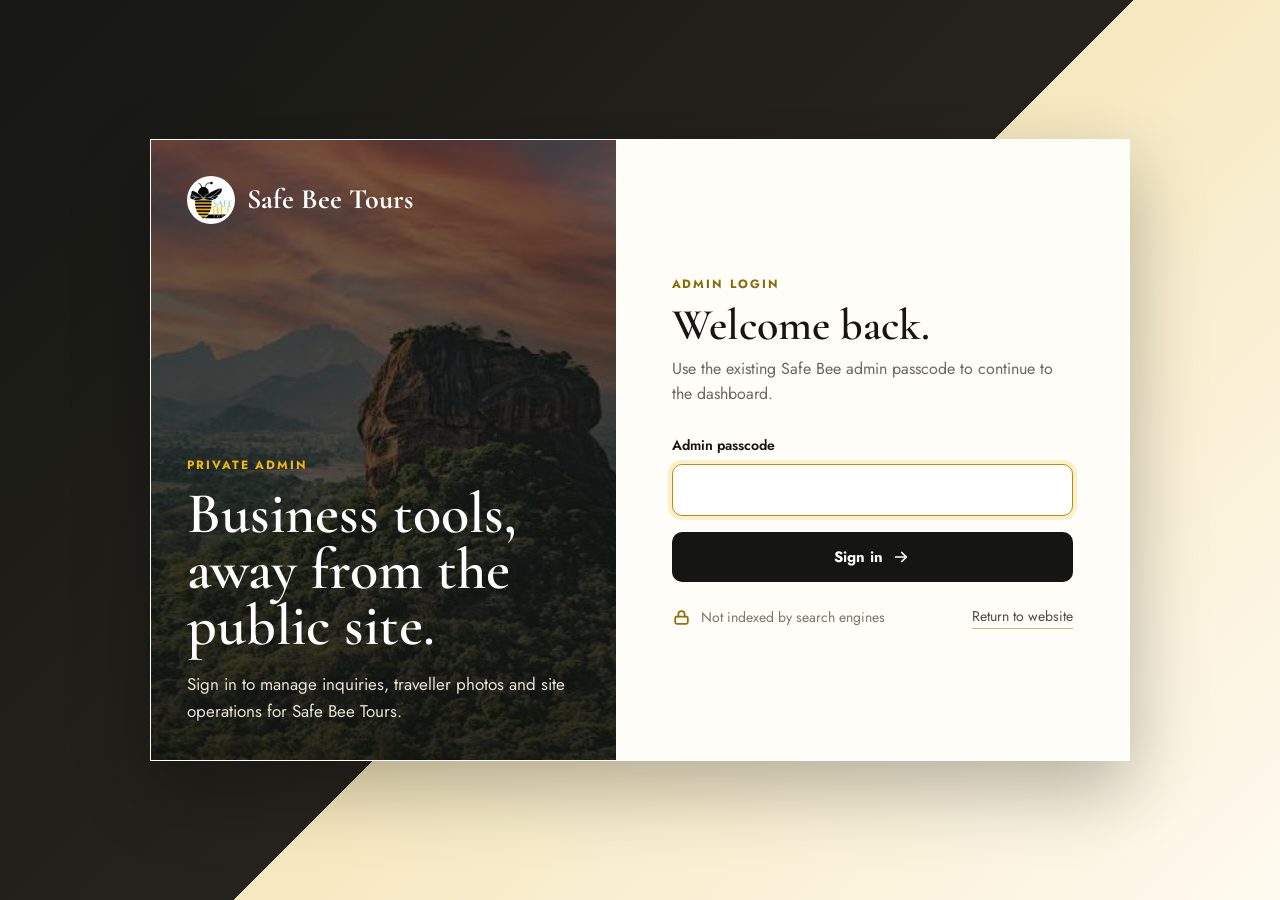
<file: admin/dashboard/index.html>
<!DOCTYPE html>
<html lang="en">
<head>
<meta charset="utf-8">
<meta name="viewport" content="width=device-width, initial-scale=1">
<meta name="robots" content="noindex,nofollow">
<title>Admin Dashboard | Safe Bee Tours</title>
<script>
(function(){
  var loginUrl=location.protocol==="file:"?"../login/index.html":"/admin/login/";
  if(sessionStorage.getItem("safeBeeAdminAuthenticated")!=="true")location.replace(loginUrl);
})();
</script>
<link rel="icon" href="../../LOGO.png">
<link rel="preconnect" href="https://fonts.googleapis.com">
<link rel="preconnect" href="https://fonts.gstatic.com" crossorigin>
<link href="https://fonts.googleapis.com/css2?family=Cormorant+Garamond:wght@600;700&family=Jost:wght@400;500;600;700&display=swap" rel="stylesheet">
<style>
:root{--ink:#171713;--soft:#5e5b52;--muted:#7b776d;--line:#e5ded0;--line-strong:#d8cdbb;--paper:#fffdf8;--ivory:#f7f3e8;--field:#fffaf1;--gold:#f0b90b;--gold-soft:#fff3c4;--green:#1f9d56;--green-soft:#e8f7ee;--red:#b42318;--red-soft:#fff0ee;--blue:#2563eb;--blue-soft:#eff5ff;--shadow:0 18px 46px rgba(44,39,27,.08);--serif:"Cormorant Garamond",Georgia,serif;--sans:"Jost",system-ui,sans-serif}
*{box-sizing:border-box;margin:0}
html{min-height:100%;background:var(--ivory)}
body{min-height:100vh;overflow-x:hidden;font-family:var(--sans);color:var(--ink);background:var(--ivory);line-height:1.5;font-size:16px}
body.drawer-open,body.modal-open{overflow:hidden}
a{color:inherit}
button,input,select,textarea{font:inherit}
button{cursor:pointer}
:focus-visible{outline:3px solid rgba(240,185,11,.55);outline-offset:3px}
.app{display:grid;grid-template-columns:280px minmax(0,1fr);min-height:100vh}
.sidebar{position:sticky;top:0;height:100vh;display:grid;grid-template-rows:auto 1fr auto;gap:22px;padding:22px 16px;background:#171713;color:#f8f0df;border-right:1px solid rgba(255,255,255,.08);z-index:40}
.brand{display:flex;align-items:center;gap:11px;padding:5px 8px;text-decoration:none;font-family:var(--serif);font-size:25px;font-weight:700}
.brand img{width:42px;height:42px;border-radius:50%;object-fit:cover;object-position:center 46%;background:#fff;padding:3px}
.nav{display:grid;align-content:start;gap:6px}
.nav button{display:flex;align-items:center;gap:10px;width:100%;border:0;border-radius:10px;background:transparent;color:#d9d2c4;padding:11px 12px;text-align:left;font-weight:600;transition:background .15s,color .15s,transform .15s}
.nav button:hover,.nav button.active{background:rgba(240,185,11,.12);color:#fff}
.nav button.active{box-shadow:inset 3px 0 0 var(--gold)}
.nav svg{width:18px;height:18px;color:var(--gold)}
.sidebar-foot{display:grid;gap:12px;padding:12px 8px;color:#bfb6a4;font-size:13px}
.sidebar-foot a{color:#fff;text-decoration:none}
.sidebar-foot button{border:1px solid rgba(255,255,255,.16);border-radius:10px;background:rgba(255,255,255,.06);color:#fff;padding:10px 12px;font-weight:700}
.workspace{min-width:0;padding:24px 28px 44px}
.topbar{position:sticky;top:0;z-index:20;display:flex;align-items:center;justify-content:space-between;gap:16px;margin:-24px -28px 24px;padding:16px 28px;background:rgba(247,243,232,.88);backdrop-filter:blur(12px);border-bottom:1px solid rgba(216,205,187,.75)}
.mobile-menu{display:none;align-items:center;justify-content:center;width:42px;height:42px;border:1px solid var(--line);border-radius:10px;background:var(--paper)}
.top-title strong{display:block;font-family:var(--serif);font-size:26px;line-height:1}
.top-title span{color:var(--muted);font-size:13px}
.top-actions{display:flex;align-items:center;gap:10px;flex-wrap:wrap}
.pill{display:inline-flex;align-items:center;gap:7px;border:1px solid var(--line);border-radius:999px;background:var(--paper);padding:8px 12px;color:#534f46;font-size:13px;font-weight:600}
.pill::before{content:"";width:8px;height:8px;border-radius:50%;background:var(--green)}
.view-site{display:inline-flex;align-items:center;gap:8px;text-decoration:none;border:1px solid var(--line);border-radius:10px;background:var(--paper);padding:10px 13px;font-weight:700}
.panel{display:none;animation:fadeIn .18s ease}
.panel.active{display:block}
@keyframes fadeIn{from{opacity:.55;transform:translateY(4px)}to{opacity:1;transform:none}}
.page-head{display:flex;align-items:flex-start;justify-content:space-between;gap:18px;margin-bottom:22px}
.page-kicker{display:block;margin-bottom:5px;color:#8a6a05;font-size:12px;font-weight:800;letter-spacing:.14em;text-transform:uppercase}
h1{font-family:var(--serif);font-size:46px;line-height:1;font-weight:600}
.page-head p{max-width:620px;margin-top:8px;color:var(--soft)}
.btn{display:inline-flex;align-items:center;justify-content:center;gap:8px;border:0;border-radius:10px;background:var(--ink);color:#fff;padding:11px 15px;font-weight:800;text-decoration:none;transition:transform .15s,box-shadow .15s,background .15s}
.btn:hover{transform:translateY(-1px);box-shadow:0 12px 24px rgba(23,23,19,.14);background:#282820}
.btn.secondary{border:1px solid var(--line);background:var(--paper);color:var(--ink)}
.btn.secondary:hover{box-shadow:none;background:#fff}
.btn.success{background:var(--green)}
.btn.danger{background:var(--red)}
.btn:disabled{opacity:.55;cursor:not-allowed;transform:none;box-shadow:none}
.icon-btn{display:inline-grid;place-items:center;width:38px;height:38px;border:1px solid var(--line);border-radius:10px;background:var(--paper);color:var(--ink)}
.surface{background:var(--paper);border:1px solid var(--line);border-radius:12px;box-shadow:var(--shadow)}
.surface-pad{padding:18px}
.stat-grid{display:grid;grid-template-columns:repeat(4,minmax(0,1fr));gap:14px;margin-bottom:20px}
.stat{padding:18px;background:var(--paper);border:1px solid var(--line);border-radius:12px;box-shadow:var(--shadow)}
.stat span{color:var(--muted);font-size:13px;font-weight:700}
.stat strong{display:block;margin-top:8px;font-size:34px;line-height:1}
.split-grid{display:grid;grid-template-columns:1.2fr .8fr;gap:18px}
.section-title{display:flex;align-items:center;justify-content:space-between;gap:12px;margin-bottom:14px}
.section-title h2{font-size:18px}
.toolbar{display:grid;grid-template-columns:minmax(220px,1.3fr) repeat(3,minmax(150px,.55fr)) auto;gap:10px;margin-bottom:16px}
.gallery-toolbar{grid-template-columns:minmax(220px,1fr) minmax(145px,.45fr) minmax(145px,.45fr) auto}
.search-field{position:relative}
.search-field svg{position:absolute;left:12px;top:50%;width:18px;height:18px;transform:translateY(-50%);color:#918a7d}
.search-field input{padding-left:38px}
input,select,textarea{width:100%;border:1.5px solid var(--line-strong);border-radius:10px;background:#fff;padding:11px 12px;color:var(--ink);transition:border-color .15s,box-shadow .15s}
textarea{min-height:94px;resize:vertical}
input:focus,select:focus,textarea:focus{outline:0;border-color:#b98c07;box-shadow:0 0 0 4px rgba(240,185,11,.18)}
.lead-list{display:grid;gap:10px}
.lead-row{display:grid;grid-template-columns:minmax(0,1fr) auto;gap:16px;align-items:center;padding:15px;border:1px solid var(--line);border-radius:12px;background:#fff;transition:border-color .15s,box-shadow .15s,transform .15s}
.lead-row:hover{border-color:#d0bd8a;box-shadow:0 12px 26px rgba(44,39,27,.08);transform:translateY(-1px)}
.lead-name{display:flex;align-items:center;gap:10px;flex-wrap:wrap}
.lead-name strong{font-size:18px}
.lead-meta{margin-top:4px;color:var(--soft);font-size:14px}
.tag-list{display:flex;gap:7px;flex-wrap:wrap;margin-top:9px}
.tag{display:inline-flex;align-items:center;border:1px solid #e6dcc8;border-radius:999px;background:#fffaf0;padding:4px 9px;color:#5a513d;font-size:12px;font-weight:700}
.row-actions{display:flex;align-items:center;gap:10px}
.status-badge{display:inline-flex;align-items:center;border-radius:999px;padding:5px 10px;font-size:12px;font-weight:800}
.status-new{background:var(--blue-soft);color:#1d4ed8}.status-contacted{background:var(--gold-soft);color:#785f08}.status-planning{background:#eef2ff;color:#4338ca}.status-confirmed{background:var(--green-soft);color:#176c3a}.status-archived{background:#f0efeb;color:#6c675e}.status-pending{background:var(--gold-soft);color:#725504}.status-approved{background:var(--green-soft);color:#176c3a}
.link-btn{border:0;background:transparent;color:#6e5200;font-weight:800;padding:7px 0}
.empty{display:grid;place-items:center;min-height:220px;padding:28px;text-align:center;color:var(--muted);border:1.5px dashed #d8cdbb;border-radius:12px;background:#fffaf0}
.empty strong{display:block;color:var(--ink);font-size:18px;margin-bottom:5px}
.gallery-grid{display:grid;grid-template-columns:repeat(4,minmax(0,1fr));gap:14px}
.media-card{position:relative;background:#fff;border:1px solid var(--line);border-radius:12px;overflow:hidden;box-shadow:0 12px 28px rgba(44,39,27,.07);transition:transform .15s,box-shadow .15s,border-color .15s}
.media-card:hover{transform:translateY(-2px);box-shadow:0 16px 36px rgba(44,39,27,.12);border-color:#d2bd87}
.media-thumb{position:relative;aspect-ratio:4/5;background:#eee7d8;overflow:hidden}
.media-thumb img{width:100%;height:100%;object-fit:cover;display:block}
.media-status{position:absolute;left:10px;top:10px}
.media-check{position:absolute;right:10px;top:10px;display:none}
.selecting .media-check{display:block}
.media-check input{width:22px;height:22px;accent-color:var(--ink)}
.media-body{display:grid;gap:9px;padding:13px}
.media-title{min-width:0}
.media-title strong{display:block;overflow:hidden;text-overflow:ellipsis;white-space:nowrap}
.media-title span{display:block;color:var(--muted);font-size:12px;font-weight:700}
.media-actions{display:grid;grid-template-columns:1fr 1fr;gap:8px}
.media-actions .full{grid-column:1/-1}
.media-actions button,.media-actions select{min-height:36px;padding:8px 9px;border-radius:9px;font-size:13px}
.media-actions button{border:1px solid var(--line);background:var(--paper);font-weight:800}
.media-actions button.danger{color:var(--red);background:var(--red-soft);border-color:#f0c8c3}
.bulkbar{display:none;align-items:center;justify-content:space-between;gap:12px;margin:-4px 0 14px;padding:12px;border:1px solid var(--line);border-radius:12px;background:#fff9e7}
.bulkbar.show{display:flex}
.drawer,.modal{position:fixed;inset:0;z-index:80;display:none;background:rgba(23,23,19,.42)}
.drawer.open,.modal.open{display:block}
.drawer-panel{position:absolute;right:0;top:0;height:100%;width:min(560px,100%);overflow:auto;background:var(--paper);box-shadow:-24px 0 64px rgba(0,0,0,.2);animation:slideIn .18s ease}
@keyframes slideIn{from{transform:translateX(30px);opacity:.5}to{transform:none;opacity:1}}
.drawer-head{position:sticky;top:0;z-index:2;display:flex;align-items:flex-start;justify-content:space-between;gap:14px;padding:22px;border-bottom:1px solid var(--line);background:rgba(255,253,248,.96);backdrop-filter:blur(10px)}
.drawer-head h2{font-family:var(--serif);font-size:36px;line-height:1}
.drawer-content{display:grid;gap:18px;padding:22px}
.detail-block{border:1px solid var(--line);border-radius:12px;background:#fff;padding:15px}
.detail-block h3{margin-bottom:10px;color:#74603b;font-size:12px;font-weight:900;letter-spacing:.12em;text-transform:uppercase}
.detail-grid{display:grid;grid-template-columns:1fr 1fr;gap:12px}
.detail-grid div span{display:block;color:var(--muted);font-size:12px;font-weight:700}
.detail-grid div strong{display:block;margin-top:3px}
.drawer-actions{display:grid;grid-template-columns:1fr 1fr;gap:10px}
.drawer-actions .full{grid-column:1/-1}
.modal-dialog{position:absolute;left:50%;top:50%;width:min(720px,calc(100% - 28px));max-height:calc(100vh - 28px);overflow:auto;transform:translate(-50%,-50%);background:var(--paper);border-radius:14px;box-shadow:0 30px 80px rgba(0,0,0,.28);animation:modalIn .17s ease}
@keyframes modalIn{from{opacity:.5;transform:translate(-50%,-48%)}to{opacity:1;transform:translate(-50%,-50%)}}
.modal-head{display:flex;align-items:flex-start;justify-content:space-between;gap:12px;padding:20px 22px;border-bottom:1px solid var(--line)}
.modal-head h2{font-family:var(--serif);font-size:34px;line-height:1}
.modal-body{display:grid;gap:16px;padding:20px 22px 22px}
.form-grid{display:grid;grid-template-columns:1fr 1fr;gap:14px}
.field{display:grid;gap:6px}
.field.full{grid-column:1/-1}
label{font-size:13px;font-weight:800}
.drop-zone{display:grid;place-items:center;min-height:170px;padding:24px;border:1.5px dashed #cdbd92;border-radius:12px;background:#fffaf0;text-align:center;transition:border-color .15s,background .15s}
.drop-zone.dragover{border-color:var(--green);background:#effaf3}
.drop-zone strong{display:block;font-size:18px}
.drop-zone span{display:block;margin-top:6px;color:var(--muted)}
.preview-list{display:grid;gap:10px}
.preview-item{display:grid;grid-template-columns:62px 1fr auto;gap:12px;align-items:center;border:1px solid var(--line);border-radius:10px;background:#fff;padding:8px}
.preview-item img{width:62px;height:74px;object-fit:cover;border-radius:8px;background:#eee}
.preview-item strong{display:block;overflow:hidden;text-overflow:ellipsis;white-space:nowrap}
.progress{height:7px;margin-top:7px;border-radius:999px;background:#eee7d8;overflow:hidden}
.progress span{display:block;height:100%;width:0;background:var(--green);transition:width .2s}
.status-line{display:none;border-radius:10px;padding:11px 12px;font-size:14px}
.status-line.error{display:block;border:1px solid #f0c8c3;background:var(--red-soft);color:var(--red)}
.status-line.ok{display:block;border:1px solid #bee4cd;background:var(--green-soft);color:#176c3a}
.confirm-dialog{width:min(430px,calc(100% - 28px))}
.placeholder-grid{display:grid;grid-template-columns:repeat(3,minmax(0,1fr));gap:14px}
.readonly-card{overflow:hidden;background:var(--paper);border:1px solid var(--line);border-radius:12px;box-shadow:var(--shadow)}
.readonly-card img{width:100%;aspect-ratio:16/11;object-fit:cover;display:block}
.readonly-card div{padding:14px}
.readonly-card strong{display:block;font-size:17px}
.readonly-card span{display:block;color:var(--muted);font-size:13px;margin-top:3px}
.toast{position:fixed;right:20px;bottom:20px;z-index:100;display:none;max-width:360px;border:1px solid #bee4cd;border-radius:12px;background:#effaf3;color:#176c3a;padding:13px 15px;box-shadow:0 16px 38px rgba(0,0,0,.14);font-weight:700}
.toast.show{display:block}
.sidebar-overlay{display:none}
@media (prefers-reduced-motion:reduce){*,*::before,*::after{scroll-behavior:auto!important;transition:none!important;animation:none!important}}
@media (max-width:1180px){.stat-grid{grid-template-columns:repeat(2,minmax(0,1fr))}.gallery-grid{grid-template-columns:repeat(3,minmax(0,1fr))}.toolbar,.gallery-toolbar{grid-template-columns:1fr 1fr}.toolbar .search-field,.gallery-toolbar .search-field{grid-column:1/-1}.split-grid{grid-template-columns:1fr}.placeholder-grid{grid-template-columns:repeat(2,minmax(0,1fr))}}
@media (max-width:820px){.app{grid-template-columns:1fr}.sidebar{position:fixed;left:0;top:0;bottom:0;width:min(310px,88vw);height:auto;transform:translateX(-104%);transition:transform .18s ease}.sidebar.open{transform:none}.sidebar-overlay{position:fixed;inset:0;z-index:35;display:none;background:rgba(23,23,19,.42)}.sidebar-overlay.show{display:block}.workspace{padding:18px 16px 36px}.topbar{margin:-18px -16px 20px;padding:13px 16px}.mobile-menu{display:inline-flex}.top-title strong{font-size:23px}h1{font-size:38px}.page-head{display:grid}.stat-grid,.toolbar,.gallery-toolbar,.form-grid,.detail-grid,.drawer-actions,.placeholder-grid{grid-template-columns:1fr}.gallery-grid{grid-template-columns:repeat(2,minmax(0,1fr))}.lead-row{grid-template-columns:1fr}.row-actions{justify-content:space-between}.bulkbar{display:none}.bulkbar.show{display:grid}.drawer-panel{width:100%}}
@media (max-width:520px){.top-actions .pill,.view-site{display:none}.gallery-grid{grid-template-columns:1fr}.media-actions{grid-template-columns:1fr}.modal-dialog{width:calc(100% - 18px)}.preview-item{grid-template-columns:54px 1fr}.preview-item img{width:54px;height:64px}.preview-item .icon-btn{grid-column:1/-1;width:100%}}
</style>
<link rel="stylesheet" href="destinations.css">
</head>
<body>
<div class="app">
  <aside class="sidebar" id="sidebar" aria-label="Admin navigation">
    <a class="brand" href="../../index.html"><img src="../../LOGO.png" alt="">Safe Bee Tours</a>
    <nav class="nav">
      <button class="active" type="button" data-panel="dashboard"><svg viewBox="0 0 24 24" fill="none" stroke="currentColor" stroke-width="2.2"><path d="M4 13h7V4H4zM13 20h7V4h-7zM4 20h7v-5H4z"/></svg>Dashboard</button>
      <button type="button" data-panel="inquiries"><svg viewBox="0 0 24 24" fill="none" stroke="currentColor" stroke-width="2.2"><path d="M21 15a4 4 0 0 1-4 4H7l-4 3V7a4 4 0 0 1 4-4h10a4 4 0 0 1 4 4z"/></svg>Inquiries</button>
      <button type="button" data-panel="gallery"><svg viewBox="0 0 24 24" fill="none" stroke="currentColor" stroke-width="2.2"><rect x="3" y="5" width="18" height="14" rx="2"/><path d="m3 16 5-5 4 4 3-3 6 6"/></svg>Gallery</button>
      <button type="button" data-panel="destinations"><svg viewBox="0 0 24 24" fill="none" stroke="currentColor" stroke-width="2.2"><path d="M12 21s7-5.3 7-12a7 7 0 1 0-14 0c0 6.7 7 12 7 12z"/><circle cx="12" cy="9" r="2"/></svg>Destinations</button>
      <button type="button" data-panel="tours"><svg viewBox="0 0 24 24" fill="none" stroke="currentColor" stroke-width="2.2"><path d="M4 6h16M4 12h16M4 18h10"/><path d="m17 18 2 2 4-4"/></svg>Tours</button>
      <button type="button" data-panel="testimonials"><svg viewBox="0 0 24 24" fill="none" stroke="currentColor" stroke-width="2.2"><path d="m12 3 2.9 5.9 6.5.9-4.7 4.6 1.1 6.4-5.8-3-5.8 3 1.1-6.4-4.7-4.6 6.5-.9z"/></svg>Testimonials</button>
      <button type="button" data-panel="messages"><svg viewBox="0 0 24 24" fill="none" stroke="currentColor" stroke-width="2.2"><path d="M4 4h16v12H7l-3 3z"/><path d="M8 9h8M8 13h5"/></svg>Messages</button>
      <button type="button" data-panel="settings"><svg viewBox="0 0 24 24" fill="none" stroke="currentColor" stroke-width="2.2"><circle cx="12" cy="12" r="3"/><path d="M19.4 15a1.7 1.7 0 0 0 .3 1.9l.1.1-2.1 2.1-.1-.1a1.7 1.7 0 0 0-1.9-.3 1.7 1.7 0 0 0-1 1.5V20h-3v-.1a1.7 1.7 0 0 0-1-1.5 1.7 1.7 0 0 0-1.9.3l-.1.1-2.1-2.1.1-.1A1.7 1.7 0 0 0 5 14.7a1.7 1.7 0 0 0-1.5-1H3v-3h.5A1.7 1.7 0 0 0 5 9.7a1.7 1.7 0 0 0-.3-1.9l-.1-.1 2.1-2.1.1.1A1.7 1.7 0 0 0 8.7 6a1.7 1.7 0 0 0 1-1.5V4h3v.5a1.7 1.7 0 0 0 1 1.5 1.7 1.7 0 0 0 1.9-.3l.1-.1 2.1 2.1-.1.1a1.7 1.7 0 0 0-.3 1.9 1.7 1.7 0 0 0 1.5 1h.1v3h-.1a1.7 1.7 0 0 0-1.5 1z"/></svg>Settings</button>
    </nav>
    <div class="sidebar-foot">
      <span>Private workspace</span>
      <a href="../../index.html">Open public website</a>
      <button type="button" id="logoutButton">Sign out</button>
    </div>
  </aside>
  <div class="sidebar-overlay" id="sidebarOverlay"></div>
  <main class="workspace">
    <header class="topbar">
      <button class="mobile-menu" id="mobileMenu" type="button" aria-label="Open admin navigation"><svg width="21" height="21" viewBox="0 0 24 24" fill="none" stroke="currentColor" stroke-width="2.4" stroke-linecap="round"><path d="M4 7h16M4 12h16M4 17h16"/></svg></button>
      <div class="top-title"><strong id="topTitle">Dashboard</strong><span id="topSubtitle">Business overview</span></div>
      <div class="top-actions"><span class="pill">Signed in</span><a class="view-site" href="../../index.html">View site</a></div>
    </header>

    <section class="panel active" data-panel-content="dashboard">
      <div class="page-head">
        <div><span class="page-kicker">Dashboard</span><h1>Business overview</h1><p>Track new leads, traveller photos and site content from one private workspace.</p></div>
        <button class="btn" type="button" data-panel-jump="inquiries">Review inquiries</button>
      </div>
      <div class="stat-grid" id="statsGrid"></div>
      <div class="split-grid">
        <section class="surface surface-pad">
          <div class="section-title"><h2>Recent inquiries</h2><button class="link-btn" type="button" data-panel-jump="inquiries">View all</button></div>
          <div class="lead-list" id="recentInquiries"></div>
        </section>
        <section class="surface surface-pad">
          <div class="section-title"><h2>Gallery queue</h2><button class="link-btn" type="button" data-panel-jump="gallery">Manage photos</button></div>
          <div id="galleryQueue"></div>
        </section>
      </div>
    </section>

    <section class="panel" data-panel-content="inquiries">
      <div class="page-head">
        <div><span class="page-kicker">Inquiries</span><h1>Travel leads <span id="newInquiryCount" class="status-badge status-new">0 New</span></h1><p>Search, qualify and reply to customer trip requests without the old letter-style layout.</p></div>
      </div>
      <div class="toolbar">
        <label class="search-field"><svg viewBox="0 0 24 24" fill="none" stroke="currentColor" stroke-width="2.2"><circle cx="11" cy="11" r="7"/><path d="m20 20-3.4-3.4"/></svg><input id="inquirySearch" type="search" placeholder="Search name, country, phone or interest"></label>
        <select id="inquiryStatusFilter" aria-label="Filter inquiries by status"></select>
        <select id="inquiryDateFilter" aria-label="Filter inquiries by date"><option value="all">Any date</option><option value="today">Today</option><option value="7">Last 7 days</option><option value="30">Last 30 days</option></select>
        <select id="inquirySort" aria-label="Sort inquiries"><option value="newest">Newest first</option><option value="oldest">Oldest first</option><option value="arrival">Arrival date</option><option value="status">Status</option></select>
        <button class="btn secondary" id="clearInquiryFilters" type="button">Clear</button>
      </div>
      <div class="lead-list" id="inquiryList"></div>
    </section>

    <section class="panel" data-panel-content="gallery">
      <div class="page-head">
        <div><span class="page-kicker">Gallery</span><h1>Gallery</h1><p>Manage your travel photos and website gallery.</p></div>
        <button class="btn" id="openPhotoModal" type="button">Add photos</button>
      </div>
      <div class="toolbar gallery-toolbar">
        <label class="search-field"><svg viewBox="0 0 24 24" fill="none" stroke="currentColor" stroke-width="2.2"><circle cx="11" cy="11" r="7"/><path d="m20 20-3.4-3.4"/></svg><input id="gallerySearch" type="search" placeholder="Search photos"></label>
        <select id="galleryCategoryFilter" aria-label="Filter gallery by category"></select>
        <select id="gallerySort" aria-label="Sort gallery"><option value="newest">Newest first</option><option value="oldest">Oldest first</option><option value="title">Title</option><option value="status">Status</option></select>
        <button class="btn secondary" id="selectModeButton" type="button">Select mode</button>
      </div>
      <div class="bulkbar" id="bulkBar"><strong id="selectedCount">0 selected</strong><div><button class="btn secondary" id="bulkApprove" type="button">Approve</button> <button class="btn danger" id="bulkDelete" type="button">Delete</button></div></div>
      <div class="gallery-grid" id="galleryGrid"></div>
    </section>

    <section class="panel" data-panel-content="destinations">
      <div class="destination-admin">
        <div class="page-head">
          <div><span class="page-kicker">Destinations</span><h1>Destinations</h1><p>Create, publish and organize destination pages, galleries, maps and tour plans from one private workspace.</p></div>
          <div class="destination-actions"><button class="btn" id="addDestinationButton" type="button">+ Add Destination</button></div>
        </div>
        <div class="destination-toolbar">
          <label class="search-field"><svg viewBox="0 0 24 24" fill="none" stroke="currentColor" stroke-width="2.2"><circle cx="11" cy="11" r="7"/><path d="m20 20-3.4-3.4"/></svg><input id="destinationSearch" type="search" placeholder="Search destinations"></label>
          <select id="destinationStatusFilter" aria-label="Filter destinations by status"><option value="all">All</option><option value="published">Published</option><option value="draft">Draft</option><option value="unpublished">Unpublished</option></select>
          <select id="destinationSort" aria-label="Sort destinations"><option value="custom">Custom order</option><option value="newest">Newest</option><option value="oldest">Oldest</option><option value="az">Name A-Z</option><option value="za">Name Z-A</option></select>
          <button class="btn secondary" id="resetDestinationFilters" type="button">Clear</button>
        </div>
        <div class="skeleton-grid" id="destinationSkeleton"><div class="skeleton-card"></div><div class="skeleton-card"></div><div class="skeleton-card"></div></div>
        <div class="destination-grid" id="destinationCards"></div>
      </div>
    </section>

    <section class="panel" data-panel-content="tours">
      <div class="page-head"><div><span class="page-kicker">Tours</span><h1>Tours</h1><p>Search every tour plan across destinations. Edit the parent destination to manage plan details, itinerary, images and publishing.</p></div></div>
      <div class="destination-toolbar">
        <label class="search-field"><svg viewBox="0 0 24 24" fill="none" stroke="currentColor" stroke-width="2.2"><circle cx="11" cy="11" r="7"/><path d="m20 20-3.4-3.4"/></svg><input id="planSearch" type="search" placeholder="Search plans, destinations or duration"></label>
        <select id="planStatusFilter" aria-label="Filter plans by status"><option value="all">All plans</option><option value="published">Published</option><option value="draft">Draft</option><option value="unpublished">Unpublished</option></select>
        <select id="planSort" aria-label="Sort plans"><option value="destination">Destination order</option><option value="az">Name A-Z</option><option value="za">Name Z-A</option></select>
        <button class="btn secondary" id="resetPlanFilters" type="button">Clear</button>
      </div>
      <div class="placeholder-grid" id="tourCards"></div>
    </section>

    <section class="panel" data-panel-content="testimonials">
      <div class="page-head"><div><span class="page-kicker">Testimonials</span><h1>Testimonials</h1><p>No testimonial records are connected in this static project yet.</p></div></div>
      <div class="empty"><div><strong>No testimonials yet.</strong><span>Add a testimonial data source later without changing the public inquiry or gallery logic.</span></div></div>
    </section>

    <section class="panel" data-panel-content="messages">
      <div class="page-head"><div><span class="page-kicker">Messages</span><h1>Messages</h1><p>WhatsApp remains the primary customer conversation channel.</p></div><a class="btn success" href="https://wa.me/94761294204" target="_blank" rel="noopener">Open WhatsApp</a></div>
      <div class="surface surface-pad"><div class="detail-grid"><div><span>Business WhatsApp</span><strong>+94 76 129 4204</strong></div><div><span>Inquiry action</span><strong>Reply on WhatsApp from lead detail</strong></div></div></div>
    </section>

    <section class="panel" data-panel-content="settings">
      <div class="page-head"><div><span class="page-kicker">Settings</span><h1>Settings</h1><p>Session and local static-site data controls.</p></div></div>
      <div class="split-grid">
        <section class="surface surface-pad"><div class="section-title"><h2>Session</h2></div><p>Signed in for this browser session.</p><p style="margin-top:8px;color:var(--muted)">Started: <span id="sessionStarted">Unknown</span></p><button class="btn danger" type="button" id="settingsLogout" style="margin-top:16px">Sign out</button></section>
        <section class="surface surface-pad"><div class="section-title"><h2>Local data</h2></div><p>Gallery uploads and inquiry records are stored in this browser because the project has no backend database layer.</p><button class="btn secondary" type="button" id="exportData" style="margin-top:16px">Export JSON</button></section>
      </div>
    </section>
  </main>
</div>

<aside class="drawer" id="inquiryDrawer" aria-hidden="true">
  <div class="drawer-panel" role="dialog" aria-modal="true" aria-labelledby="drawerTitle">
    <div class="drawer-head">
      <div><h2 id="drawerTitle">Inquiry</h2><p id="drawerSubtitle"></p></div>
      <button class="icon-btn" id="closeInquiryDrawer" type="button" aria-label="Close inquiry detail">&times;</button>
    </div>
    <div class="drawer-content" id="inquiryDetail"></div>
  </div>
</aside>

<div class="modal" id="photoModal" aria-hidden="true">
  <div class="modal-dialog" role="dialog" aria-modal="true" aria-labelledby="photoModalTitle">
    <div class="modal-head">
      <div><h2 id="photoModalTitle">Add photos</h2><p>Upload approved gallery images for the public website.</p></div>
      <button class="icon-btn" id="closePhotoModal" type="button" aria-label="Close photo uploader">&times;</button>
    </div>
    <form class="modal-body" id="photoForm">
      <div class="drop-zone" id="dropZone" tabindex="0">
        <div><strong>Drag &amp; drop images here</strong><span>or browse from your computer</span><button class="btn secondary" id="browsePhotos" type="button" style="margin-top:14px">Browse from computer</button></div>
      </div>
      <input id="photoFiles" type="file" accept="image/*" multiple hidden>
      <div class="preview-list" id="photoPreview"></div>
      <div class="form-grid">
        <div class="field"><label for="photoCategory">Category</label><select id="photoCategory" name="photoCategory"></select></div>
        <div class="field"><label for="photoTitle">Title</label><input id="photoTitle" name="photoTitle" placeholder="Optional shared title"></div>
        <div class="field full"><label for="photoCaption">Description</label><textarea id="photoCaption" name="photoCaption" placeholder="Optional caption for these photos"></textarea></div>
      </div>
      <div class="status-line" id="photoStatus" role="status" aria-live="polite"></div>
      <button class="btn success" id="uploadPhotos" type="submit">Upload photos</button>
    </form>
  </div>
</div>

<div class="modal" id="editPhotoModal" aria-hidden="true">
  <div class="modal-dialog" role="dialog" aria-modal="true" aria-labelledby="editPhotoTitle">
    <div class="modal-head">
      <div><h2 id="editPhotoTitle">Edit photo</h2><p>Update gallery metadata.</p></div>
      <button class="icon-btn" id="closeEditPhotoModal" type="button" aria-label="Close edit photo">&times;</button>
    </div>
    <form class="modal-body" id="editPhotoForm">
      <input id="editPhotoId" type="hidden">
      <div class="form-grid">
        <div class="field"><label for="editPhotoName">Title</label><input id="editPhotoName" required></div>
        <div class="field"><label for="editPhotoCategory">Category</label><select id="editPhotoCategory"></select></div>
        <div class="field"><label for="editPhotoStatus">Status</label><select id="editPhotoStatus"><option>approved</option><option>pending</option></select></div>
        <div class="field full"><label for="editPhotoCaption">Description</label><textarea id="editPhotoCaption"></textarea></div>
      </div>
      <div class="status-line" id="editPhotoStatusLine" role="status" aria-live="polite"></div>
      <button class="btn" type="submit">Save changes</button>
    </form>
  </div>
</div>

<div class="modal editor-modal" id="destinationEditorModal" aria-hidden="true">
  <div class="modal-dialog" role="dialog" aria-modal="true" aria-labelledby="destinationEditorTitle">
    <div class="modal-head">
      <div><h2 id="destinationEditorTitle">Destination</h2><p id="destinationEditorSubtitle">Manage destination content, tour plans, gallery, location and publishing.</p></div>
      <button class="icon-btn" id="closeDestinationEditor" type="button" aria-label="Close destination editor">&times;</button>
    </div>
    <div class="modal-body" id="destinationEditorBody"></div>
  </div>
</div>

<div class="modal" id="confirmModal" aria-hidden="true">
  <div class="modal-dialog confirm-dialog" role="dialog" aria-modal="true" aria-labelledby="confirmTitle">
    <div class="modal-head"><div><h2 id="confirmTitle">Confirm action</h2><p id="confirmText"></p></div></div>
    <div class="modal-body">
      <div style="display:flex;justify-content:flex-end;gap:10px"><button class="btn secondary" id="cancelConfirm" type="button">Cancel</button><button class="btn danger" id="confirmAction" type="button">Confirm</button></div>
    </div>
  </div>
</div>

<div class="toast" id="toast" role="status" aria-live="polite"></div>

<script>
(function(){
  var AUTH_KEY="safeBeeAdminAuthenticated";
  var AUTH_TIME_KEY="safeBeeAdminAuthenticatedAt";
  var GALLERY_KEY="safeBeeGalleryItems";
  var INQUIRY_KEY="safeBeeInquiries";
  var NUMBER="94761294204";
  var STATUSES=["New","Contacted","Planning","Confirmed","Archived"];
  var CATEGORIES=["Culture","Wildlife","Hill Country","Beaches","East Coast","Customers","Safe Bee Team"];
  var SEED_GALLERY=[
    {id:"seed-sigiriya",title:"Sigiriya memories",caption:"Cultural routes with Safe Bee Tours.",src:"../../images/sigiriya-1.jpg",status:"approved",source:"seed",category:"Culture",locked:true,createdAt:"2025-01-01T00:00:00.000Z"},
    {id:"seed-kandy",title:"Kandy moments",caption:"Temple city stops and relaxed hill-country days.",src:"../../images/kandy-1.jpg",status:"approved",source:"seed",category:"Culture",locked:true,createdAt:"2025-01-02T00:00:00.000Z"},
    {id:"seed-ella",title:"Ella views",caption:"Tea hills, bridges and mountain air.",src:"../../images/ella-1.jpg",status:"approved",source:"seed",category:"Hill Country",locked:true,createdAt:"2025-01-03T00:00:00.000Z"}
  ];
  var PLANS=[
    {title:"Sigiriya & Cultural Triangle",tag:"Culture & Heritage",days:"2 Days / 1 Night",image:"../../images/sigiriya.jpg",desc:"Lion Rock, Dambulla and ancient heritage routes."},
    {title:"Kandy",tag:"Culture & Nature",days:"1 Day",image:"../../images/kandy.jpg",desc:"Temple of the Tooth, gardens and Kandy Lake."},
    {title:"Ella & Hill Country",tag:"Tea Hills & Scenic Views",days:"2 Days / 1 Night",image:"../../images/ella.jpg",desc:"Tea country, bridges and mountain viewpoints."},
    {title:"Galle & South Coast",tag:"Beaches & Heritage",days:"1 Day",image:"../../images/galle.jpg",desc:"Galle Fort, coastline and beach time."},
    {title:"Yala & Udawalawe",tag:"Wildlife Safari",days:"2 Days / 1 Night",image:"../../images/yala.jpg",desc:"Southern wildlife routes and safari planning."},
    {title:"Trincomalee & East Coast",tag:"East Coast",days:"2 Days / 1 Night",image:"../../images/trincomalee.jpg",desc:"Clear water, coastal sightseeing and island trips."}
  ];
  var currentInquiryId=null,selectedGallery=new Set(),selectMode=false,uploadFiles=[],confirmCallback=null;

  function $(id){return document.getElementById(id)}
  function esc(s){return String(s||"").replace(/[&<>"']/g,function(c){return {"&":"&amp;","<":"&lt;",">":"&gt;",'"':"&quot;","'":"&#039;"}[c]})}
  function getJSON(key,fallback){try{var raw=localStorage.getItem(key);return raw?JSON.parse(raw):fallback}catch(err){return fallback}}
  function setJSON(key,value){localStorage.setItem(key,JSON.stringify(value))}
  function getInquiries(){return getJSON(INQUIRY_KEY,[])}
  function saveInquiries(items){setJSON(INQUIRY_KEY,items)}
  function getStoredGallery(){return getJSON(GALLERY_KEY,[])}
  function saveStoredGallery(items){setJSON(GALLERY_KEY,items)}
  function allGallery(){return SEED_GALLERY.concat(getStoredGallery().map(function(item){item.category=item.category||inferCategory(item);return item}))}
  function inferCategory(item){if(item.source==="customer")return "Customers";if(/yala|wild/i.test(item.title||""))return "Wildlife";if(/ella|tea/i.test(item.title||""))return "Hill Country";if(/galle|beach/i.test(item.title||""))return "Beaches";return "Safe Bee Team"}
  function statusClass(status){return "status-"+String(status||"").toLowerCase().replace(/\s+/g,"-")}
  function formatDate(value){if(!value)return "Not set";try{return new Intl.DateTimeFormat("en",{day:"numeric",month:"short",year:"numeric"}).format(new Date(value.length===10?value+"T00:00:00":value))}catch(err){return value}}
  function formatDateTime(value){if(!value)return "Unknown";try{return new Intl.DateTimeFormat("en",{day:"numeric",month:"short",hour:"numeric",minute:"2-digit"}).format(new Date(value))}catch(err){return value}}
  function cleanPhone(phone){return String(phone||"").replace(/[^\d]/g,"")}
  function toast(message){var el=$("toast");el.textContent=message;el.classList.add("show");window.clearTimeout(toast.timer);toast.timer=window.setTimeout(function(){el.classList.remove("show")},2600)}
  function openModal(el){el.classList.add("open");el.setAttribute("aria-hidden","false");document.body.classList.add("modal-open")}
  function closeModal(el){el.classList.remove("open");el.setAttribute("aria-hidden","true");if(!document.querySelector(".modal.open"))document.body.classList.remove("modal-open")}
  function showConfirm(title,text,callback){$("confirmTitle").textContent=title;$("confirmText").textContent=text;confirmCallback=callback;openModal($("confirmModal"))}

  function initShell(){
    document.querySelectorAll("[data-panel]").forEach(function(button){button.addEventListener("click",function(){showPanel(button.dataset.panel)})});
    document.querySelectorAll("[data-panel-jump]").forEach(function(button){button.addEventListener("click",function(){showPanel(button.dataset.panelJump)})});
    $("mobileMenu").addEventListener("click",function(){$("sidebar").classList.add("open");$("sidebarOverlay").classList.add("show")});
    $("sidebarOverlay").addEventListener("click",closeSidebar);
    $("logoutButton").addEventListener("click",logout);
    $("settingsLogout").addEventListener("click",logout);
    $("sessionStarted").textContent=formatDateTime(sessionStorage.getItem(AUTH_TIME_KEY));
    var initial=(location.hash||"#dashboard").replace("#","");
    showPanel(document.querySelector('[data-panel="'+initial+'"]')?initial:"dashboard",true);
  }
  function closeSidebar(){$("sidebar").classList.remove("open");$("sidebarOverlay").classList.remove("show")}
  function showPanel(name,skipHash){
    document.querySelectorAll("[data-panel]").forEach(function(btn){btn.classList.toggle("active",btn.dataset.panel===name)});
    document.querySelectorAll("[data-panel-content]").forEach(function(panel){panel.classList.toggle("active",panel.dataset.panelContent===name)});
    var labels={dashboard:["Dashboard","Business overview"],inquiries:["Inquiries","Travel lead management"],gallery:["Gallery","Media manager"],destinations:["Destinations","Public content"],tours:["Tours","Tour plans"],testimonials:["Testimonials","Guest feedback"],messages:["Messages","WhatsApp"],settings:["Settings","Workspace controls"]};
    $("topTitle").textContent=(labels[name]||labels.dashboard)[0];
    $("topSubtitle").textContent=(labels[name]||labels.dashboard)[1];
    closeSidebar();
    if(!skipHash)history.replaceState(null,"","#"+name);
  }
  function logout(){
    sessionStorage.removeItem(AUTH_KEY);
    sessionStorage.removeItem(AUTH_TIME_KEY);
    location.replace(location.protocol==="file:"?"../login/index.html":"/admin/login/");
  }

  function renderStats(){
    var inquiries=getInquiries(),gallery=getStoredGallery();
    var newCount=inquiries.filter(function(item){return item.status==="New"}).length;
    var pending=gallery.filter(function(item){return item.status==="pending"}).length;
    var approved=gallery.filter(function(item){return item.status==="approved"}).length+SEED_GALLERY.length;
    $("statsGrid").innerHTML=[
      ["New inquiries",newCount],
      ["Active leads",inquiries.filter(function(item){return item.status!=="Archived"}).length],
      ["Pending photos",pending],
      ["Approved photos",approved]
    ].map(function(stat){return '<article class="stat"><span>'+esc(stat[0])+'</span><strong>'+stat[1]+'</strong></article>'}).join("");
    $("newInquiryCount").textContent=newCount+" New";
    renderRecent(inquiries);
    renderGalleryQueue(gallery);
  }
  function renderRecent(inquiries){
    var recent=inquiries.slice(0,4);
    $("recentInquiries").innerHTML=recent.length?recent.map(leadMarkup).join(""):'<div class="empty"><div><strong>No inquiries yet.</strong><span>Public trip requests will appear here after a visitor submits the form.</span></div></div>';
  }
  function renderGalleryQueue(items){
    var pending=items.filter(function(item){return item.status==="pending"}).slice(0,4);
    $("galleryQueue").innerHTML=pending.length?pending.map(function(item){return '<article class="lead-row"><div class="lead-name"><strong>'+esc(item.title||"Customer photo")+'</strong><span class="status-badge status-pending">Pending</span></div><button class="link-btn" type="button" data-panel-jump="gallery">Review</button></article>'}).join(""):'<div class="empty"><div><strong>No pending photos.</strong><span>Customer uploads are clear.</span></div></div>';
  }

  function populateStatusFilter(){
    $("inquiryStatusFilter").innerHTML='<option value="all">All statuses</option>'+STATUSES.map(function(status){return '<option value="'+esc(status)+'">'+esc(status)+'</option>'}).join("");
  }
  function passesDateFilter(lead,filter){
    if(filter==="all")return true;
    var created=lead.createdAt?new Date(lead.createdAt):null;
    if(!created||isNaN(created))return false;
    var now=new Date();
    if(filter==="today")return created.toDateString()===now.toDateString();
    return now-created<=Number(filter)*24*60*60*1000;
  }
  function filteredInquiries(){
    var query=$("inquirySearch").value.trim().toLowerCase(),status=$("inquiryStatusFilter").value,date=$("inquiryDateFilter").value,sort=$("inquirySort").value;
    var items=getInquiries().filter(function(lead){
      var hay=[lead.name,lead.country,lead.phone,lead.email,(lead.interests||[]).join(" "),lead.message].join(" ").toLowerCase();
      return (!query||hay.indexOf(query)>-1)&&(status==="all"||lead.status===status)&&passesDateFilter(lead,date);
    });
    items.sort(function(a,b){
      if(sort==="oldest")return new Date(a.createdAt||0)-new Date(b.createdAt||0);
      if(sort==="arrival")return String(a.arrive||"9999").localeCompare(String(b.arrive||"9999"));
      if(sort==="status")return String(a.status||"").localeCompare(String(b.status||""));
      return new Date(b.createdAt||0)-new Date(a.createdAt||0);
    });
    return items;
  }
  function leadMarkup(lead){
    var interests=(lead.interests||[]).slice(0,4).map(function(tag){return '<span class="tag">'+esc(tag)+'</span>'}).join("");
    return '<article class="lead-row" data-inquiry-id="'+esc(lead.id)+'"><div><div class="lead-name"><strong>'+esc(lead.name||"Unnamed traveller")+'</strong><span class="status-badge '+statusClass(lead.status)+'">'+esc(lead.status||"New")+'</span></div><p class="lead-meta">'+esc(lead.country||"Country not set")+' · '+esc(formatDate(lead.arrive))+' · '+esc(lead.days||"?")+' days · '+esc(lead.adults||"1")+' adults · '+esc(lead.kids||"0")+' children</p><div class="tag-list">'+interests+'</div></div><div class="row-actions"><button class="link-btn" type="button" data-view-inquiry="'+esc(lead.id)+'">View inquiry →</button></div></article>';
  }
  function renderInquiries(){
    var items=filteredInquiries();
    $("inquiryList").innerHTML=items.length?items.map(leadMarkup).join(""):'<div class="empty"><div><strong>No inquiries match.</strong><span>Try a different search, status or date filter.</span></div></div>';
    renderStats();
  }
  function updateInquiry(id,changes){
    var items=getInquiries().map(function(lead){return lead.id===id?Object.assign({},lead,changes):lead});
    saveInquiries(items);
    renderInquiries();
    if(currentInquiryId===id)openInquiry(id);
  }
  function openInquiry(id){
    var lead=getInquiries().find(function(item){return item.id===id});
    if(!lead)return;
    currentInquiryId=id;
    $("drawerTitle").textContent=lead.name||"Unnamed traveller";
    $("drawerSubtitle").innerHTML='<span class="status-badge '+statusClass(lead.status)+'">'+esc(lead.status||"New")+'</span> Received '+esc(formatDateTime(lead.createdAt));
    $("inquiryDetail").innerHTML=
      '<section class="detail-block"><h3>Contact</h3><div class="detail-grid"><div><span>Phone / WhatsApp</span><strong>'+esc(lead.phone||"Not set")+'</strong></div><div><span>Email</span><strong>'+esc(lead.email||"Not set")+'</strong></div><div><span>Country</span><strong>'+esc(lead.country||"Not set")+'</strong></div><div><span>Source</span><strong>Public inquiry form</strong></div></div></section>'+
      '<section class="detail-block"><h3>Trip details</h3><div class="detail-grid"><div><span>Arrival date</span><strong>'+esc(formatDate(lead.arrive))+'</strong></div><div><span>Number of days</span><strong>'+esc(lead.days||"Not set")+'</strong></div><div><span>Adults</span><strong>'+esc(lead.adults||"1")+'</strong></div><div><span>Children</span><strong>'+esc(lead.kids||"0")+'</strong></div></div></section>'+
      '<section class="detail-block"><h3>Interests</h3><div class="tag-list">'+((lead.interests||[]).length?(lead.interests||[]).map(function(tag){return '<span class="tag">'+esc(tag)+'</span>'}).join(""):'<span class="tag">Not specified</span>')+'</div></section>'+
      '<section class="detail-block"><h3>Message</h3><p>'+esc(lead.message||"No additional message.")+'</p></section>'+
      '<section class="detail-block"><h3>Actions</h3><div class="drawer-actions"><a class="btn success" id="detailWhatsApp" target="_blank" rel="noopener">Reply on WhatsApp</a><button class="btn secondary" id="markContacted" type="button">Mark as contacted</button><select class="full" id="detailStatus">'+STATUSES.map(function(status){return '<option '+(status===lead.status?'selected':'')+'>'+esc(status)+'</option>'}).join("")+'</select><button class="btn danger full" id="archiveInquiry" type="button">Archive</button></div></section>';
    var phone=cleanPhone(lead.phone);
    var reply="Hi "+(lead.name||"there")+", thanks for your Sri Lanka trip inquiry with Safe Bee Tours. We are reviewing your request and will help plan the right route for you.";
    $("detailWhatsApp").href="https://wa.me/"+(phone||NUMBER)+"?text="+encodeURIComponent(reply);
    $("markContacted").onclick=function(){updateInquiry(id,{status:"Contacted"})};
    $("archiveInquiry").onclick=function(){updateInquiry(id,{status:"Archived"})};
    $("detailStatus").onchange=function(){updateInquiry(id,{status:this.value})};
    $("inquiryDrawer").classList.add("open");
    $("inquiryDrawer").setAttribute("aria-hidden","false");
    document.body.classList.add("drawer-open");
  }
  function closeInquiry(){$("inquiryDrawer").classList.remove("open");$("inquiryDrawer").setAttribute("aria-hidden","true");document.body.classList.remove("drawer-open");currentInquiryId=null}

  function populateCategories(){
    var opts='<option value="all">All categories</option>'+CATEGORIES.map(function(cat){return '<option value="'+esc(cat)+'">'+esc(cat)+'</option>'}).join("");
    $("galleryCategoryFilter").innerHTML=opts;
    $("photoCategory").innerHTML=CATEGORIES.map(function(cat){return '<option>'+esc(cat)+'</option>'}).join("");
    $("editPhotoCategory").innerHTML=CATEGORIES.map(function(cat){return '<option>'+esc(cat)+'</option>'}).join("");
  }
  function filteredGallery(){
    var query=$("gallerySearch").value.trim().toLowerCase(),category=$("galleryCategoryFilter").value,sort=$("gallerySort").value;
    var items=allGallery().filter(function(item){
      var hay=[item.title,item.caption,item.category,item.status,item.source].join(" ").toLowerCase();
      return (!query||hay.indexOf(query)>-1)&&(category==="all"||item.category===category);
    });
    items.sort(function(a,b){
      if(sort==="oldest")return new Date(a.createdAt||0)-new Date(b.createdAt||0);
      if(sort==="title")return String(a.title||"").localeCompare(String(b.title||""));
      if(sort==="status")return String(a.status||"").localeCompare(String(b.status||""));
      return new Date(b.createdAt||0)-new Date(a.createdAt||0);
    });
    return items;
  }
  function renderGallery(){
    var items=filteredGallery();
    var grid=$("galleryGrid");
    grid.classList.toggle("selecting",selectMode);
    grid.innerHTML=items.length?items.map(function(item){
      var locked=!!item.locked;
      return '<article class="media-card" data-photo-id="'+esc(item.id)+'"><div class="media-thumb"><img src="'+esc(item.src)+'" alt="'+esc(item.title||"Gallery photo")+'"><span class="media-status status-badge '+(item.status==="pending"?"status-pending":"status-approved")+'">'+esc(item.status||"approved")+'</span><label class="media-check"><input type="checkbox" data-select-photo="'+esc(item.id)+'" '+(selectedGallery.has(item.id)?"checked":"")+' '+(locked?"disabled":"")+'></label></div><div class="media-body"><div class="media-title"><strong>'+esc(item.title||"Gallery photo")+'</strong><span>'+esc(item.category||"Gallery")+'</span></div><p style="color:var(--muted);font-size:13px;min-height:38px">'+esc(item.caption||"No description.")+'</p><div class="media-actions"><button type="button" data-gallery-action="edit" data-id="'+esc(item.id)+'" '+(locked?"disabled":"")+'>Edit</button><button class="danger" type="button" data-gallery-action="delete" data-id="'+esc(item.id)+'" '+(locked?"disabled":"")+'>Delete</button><select class="full" data-gallery-category="'+esc(item.id)+'" '+(locked?"disabled":"")+'>'+CATEGORIES.map(function(cat){return '<option '+(cat===(item.category||"")?'selected':'')+'>'+esc(cat)+'</option>'}).join("")+'</select></div></div></article>';
    }).join(""):'<div class="empty" style="grid-column:1/-1"><div><strong>No photos match.</strong><span>Try a different search, category or sort order.</span></div></div>';
    updateBulkbar();
    renderStats();
  }
  function storedPhoto(id){return getStoredGallery().find(function(item){return item.id===id})}
  function updateStoredPhoto(id,changes){
    var items=getStoredGallery().map(function(item){return item.id===id?Object.assign({},item,changes):item});
    saveStoredGallery(items);
    renderGallery();
    renderPublicDependentViews();
  }
  function deleteStoredPhotos(ids){
    var idSet=new Set(ids);
    saveStoredGallery(getStoredGallery().filter(function(item){return !idSet.has(item.id)}));
    ids.forEach(function(id){selectedGallery.delete(id)});
    renderGallery();
    renderPublicDependentViews();
  }
  function updateBulkbar(){
    var bar=$("bulkBar");
    bar.classList.toggle("show",selectMode&&selectedGallery.size>0);
    $("selectedCount").textContent=selectedGallery.size+" selected";
  }
  function openEditPhoto(id){
    var item=storedPhoto(id);
    if(!item)return;
    $("editPhotoId").value=item.id;
    $("editPhotoName").value=item.title||"";
    $("editPhotoCaption").value=item.caption||"";
    $("editPhotoCategory").value=item.category||inferCategory(item);
    $("editPhotoStatus").value=item.status||"approved";
    $("editPhotoStatusLine").className="status-line";
    openModal($("editPhotoModal"));
  }

  function resizeImageFile(file){
    return new Promise(function(resolve,reject){
      if(!file||!/^image\//.test(file.type)){reject(new Error("Please choose image files only."));return}
      var reader=new FileReader();
      reader.onerror=function(){reject(new Error("Could not read "+file.name+"."))};
      reader.onload=function(){
        var img=new Image();
        img.onerror=function(){reject(new Error("Could not load "+file.name+"."))};
        img.onload=function(){
          var maxW=1400,maxH=1700,scale=Math.min(maxW/img.width,maxH/img.height,1);
          var canvas=document.createElement("canvas"),ctx=canvas.getContext("2d");
          canvas.width=Math.max(1,Math.round(img.width*scale));
          canvas.height=Math.max(1,Math.round(img.height*scale));
          ctx.drawImage(img,0,0,canvas.width,canvas.height);
          resolve(canvas.toDataURL("image/jpeg",0.84));
        };
        img.src=reader.result;
      };
      reader.readAsDataURL(file);
    });
  }
  function renderUploadPreviews(progress){
    $("photoPreview").innerHTML=uploadFiles.map(function(file,index){
      var url=URL.createObjectURL(file);
      return '<div class="preview-item" data-preview-index="'+index+'"><img src="'+url+'" alt=""><div><strong>'+esc(file.name)+'</strong><small>'+Math.ceil(file.size/1024)+' KB</small><div class="progress"><span style="width:'+(progress&&progress[index]?progress[index]:0)+'%"></span></div></div><button class="icon-btn" type="button" data-remove-upload="'+index+'" aria-label="Remove '+esc(file.name)+'">&times;</button></div>';
    }).join("");
  }
  function setUploadFiles(files){
    uploadFiles=Array.prototype.filter.call(files,function(file){return /^image\//.test(file.type)});
    renderUploadPreviews();
    $("photoStatus").className="status-line";
  }
  async function uploadSelectedPhotos(event){
    event.preventDefault();
    var status=$("photoStatus"),button=$("uploadPhotos");
    if(!uploadFiles.length){status.className="status-line error";status.textContent="Choose at least one image.";return}
    button.disabled=true;
    button.textContent="Uploading...";
    var progress={};
    try{
      var current=getStoredGallery();
      for(var i=0;i<uploadFiles.length;i++){
        progress[i]=20;renderUploadPreviews(progress);
        var src=await resizeImageFile(uploadFiles[i]);
        progress[i]=75;renderUploadPreviews(progress);
        var base=uploadFiles[i].name.replace(/\.[^.]+$/,"").replace(/[-_]+/g," ");
        current.unshift({id:"photo-"+Date.now()+"-"+Math.random().toString(16).slice(2),title:$("photoTitle").value.trim()||base,caption:$("photoCaption").value.trim(),category:$("photoCategory").value,status:"approved",source:"admin",src:src,createdAt:new Date().toISOString()});
        progress[i]=100;renderUploadPreviews(progress);
      }
      saveStoredGallery(current);
      status.className="status-line ok";
      status.textContent=uploadFiles.length+" photo"+(uploadFiles.length===1?"":"s")+" uploaded successfully.";
      uploadFiles=[];
      $("photoForm").reset();
      window.setTimeout(function(){closeModal($("photoModal"));renderUploadPreviews();},650);
      renderGallery();
      renderPublicDependentViews();
      toast("Gallery updated.");
    }catch(err){
      status.className="status-line error";
      status.textContent=err.message||"Upload failed. Try smaller images.";
    }
    button.disabled=false;
    button.textContent="Upload photos";
  }
  function renderPublicDependentViews(){
    renderStats();
    renderGallery();
  }

  function renderReadonly(){
    var markup=PLANS.map(function(plan){return '<article class="readonly-card"><img src="'+esc(plan.image)+'" alt="'+esc(plan.title)+'"><div><strong>'+esc(plan.title)+'</strong><span>'+esc(plan.tag)+' · '+esc(plan.days)+'</span><p style="margin-top:8px;color:var(--soft);font-size:14px">'+esc(plan.desc)+'</p></div></article>'}).join("");
    $("destinationCards").innerHTML=markup;
    $("tourCards").innerHTML=markup;
  }

  function exportData(){
    var blob=new Blob([JSON.stringify({inquiries:getInquiries(),gallery:getStoredGallery(),exportedAt:new Date().toISOString()},null,2)],{type:"application/json"});
    var url=URL.createObjectURL(blob),a=document.createElement("a");
    a.href=url;a.download="safe-bee-tours-local-data.json";document.body.appendChild(a);a.click();a.remove();URL.revokeObjectURL(url);
  }

  function bindEvents(){
    ["inquirySearch","inquiryStatusFilter","inquiryDateFilter","inquirySort"].forEach(function(id){$(id).addEventListener("input",renderInquiries);$(id).addEventListener("change",renderInquiries)});
    $("clearInquiryFilters").addEventListener("click",function(){$("inquirySearch").value="";$("inquiryStatusFilter").value="all";$("inquiryDateFilter").value="all";$("inquirySort").value="newest";renderInquiries()});
    $("inquiryList").addEventListener("click",function(e){var btn=e.target.closest("[data-view-inquiry]"),row=e.target.closest("[data-inquiry-id]");if(btn)openInquiry(btn.dataset.viewInquiry);else if(row)openInquiry(row.dataset.inquiryId)});
    $("recentInquiries").addEventListener("click",function(e){var row=e.target.closest("[data-inquiry-id]");if(row)openInquiry(row.dataset.inquiryId)});
    $("closeInquiryDrawer").addEventListener("click",closeInquiry);
    $("inquiryDrawer").addEventListener("click",function(e){if(e.target===$("inquiryDrawer"))closeInquiry()});

    ["gallerySearch","galleryCategoryFilter","gallerySort"].forEach(function(id){$(id).addEventListener("input",renderGallery);$(id).addEventListener("change",renderGallery)});
    $("selectModeButton").addEventListener("click",function(){selectMode=!selectMode;if(!selectMode)selectedGallery.clear();this.textContent=selectMode?"Done selecting":"Select mode";renderGallery()});
    $("galleryGrid").addEventListener("click",function(e){
      var action=e.target.closest("[data-gallery-action]");
      if(!action)return;
      var id=action.dataset.id;
      if(action.dataset.galleryAction==="edit")openEditPhoto(id);
      if(action.dataset.galleryAction==="delete")showConfirm("Delete photo","This photo will be removed from the managed gallery.",function(){deleteStoredPhotos([id]);toast("Photo deleted.")});
    });
    $("galleryGrid").addEventListener("change",function(e){
      if(e.target.matches("[data-select-photo]")){e.target.checked?selectedGallery.add(e.target.dataset.selectPhoto):selectedGallery.delete(e.target.dataset.selectPhoto);updateBulkbar()}
      if(e.target.matches("[data-gallery-category]")){updateStoredPhoto(e.target.dataset.galleryCategory,{category:e.target.value});toast("Category updated.")}
    });
    $("bulkApprove").addEventListener("click",function(){selectedGallery.forEach(function(id){updateStoredPhoto(id,{status:"approved"})});toast("Selected photos approved.")});
    $("bulkDelete").addEventListener("click",function(){var ids=Array.from(selectedGallery);showConfirm("Delete selected photos","This will remove "+ids.length+" managed photo"+(ids.length===1?"":"s")+".",function(){deleteStoredPhotos(ids);toast("Selected photos deleted.")})});
    $("openPhotoModal").addEventListener("click",function(){openModal($("photoModal"));$("dropZone").focus()});
    $("closePhotoModal").addEventListener("click",function(){closeModal($("photoModal"))});
    $("browsePhotos").addEventListener("click",function(){$("photoFiles").click()});
    $("photoFiles").addEventListener("change",function(){setUploadFiles(this.files)});
    $("photoPreview").addEventListener("click",function(e){var btn=e.target.closest("[data-remove-upload]");if(!btn)return;uploadFiles.splice(Number(btn.dataset.removeUpload),1);renderUploadPreviews()});
    $("photoForm").addEventListener("submit",uploadSelectedPhotos);
    ["dragenter","dragover"].forEach(function(type){$("dropZone").addEventListener(type,function(e){e.preventDefault();$("dropZone").classList.add("dragover")})});
    ["dragleave","drop"].forEach(function(type){$("dropZone").addEventListener(type,function(e){e.preventDefault();$("dropZone").classList.remove("dragover")})});
    $("dropZone").addEventListener("drop",function(e){setUploadFiles(e.dataTransfer.files)});
    $("dropZone").addEventListener("keydown",function(e){if(e.key==="Enter"||e.key===" "){e.preventDefault();$("photoFiles").click()}});
    $("closeEditPhotoModal").addEventListener("click",function(){closeModal($("editPhotoModal"))});
    $("editPhotoForm").addEventListener("submit",function(e){e.preventDefault();updateStoredPhoto($("editPhotoId").value,{title:$("editPhotoName").value.trim()||"Gallery photo",caption:$("editPhotoCaption").value.trim(),category:$("editPhotoCategory").value,status:$("editPhotoStatus").value});$("editPhotoStatusLine").className="status-line ok";$("editPhotoStatusLine").textContent="Photo updated.";window.setTimeout(function(){closeModal($("editPhotoModal"))},450);toast("Photo updated.")});
    document.querySelectorAll(".modal").forEach(function(modal){modal.addEventListener("click",function(e){if(e.target===modal&&modal.id!=="confirmModal")closeModal(modal)})});
    $("cancelConfirm").addEventListener("click",function(){closeModal($("confirmModal"));confirmCallback=null});
    $("confirmAction").addEventListener("click",function(){if(confirmCallback)confirmCallback();closeModal($("confirmModal"));confirmCallback=null});
    $("exportData").addEventListener("click",exportData);
    document.addEventListener("keydown",function(e){if(e.key==="Escape"){closeInquiry();document.querySelectorAll(".modal.open").forEach(closeModal);closeSidebar()}});
  }

  populateStatusFilter();
  populateCategories();
  initShell();
  bindEvents();
  renderStats();
  renderInquiries();
  renderGallery();
  renderReadonly();
})();
</script>
<script src="destinations.js"></script>
</body>
</html>
</file>
<file: admin/dashboard/destinations.css>
.destination-admin{display:grid;gap:18px}
.destination-actions{display:flex;align-items:center;gap:10px;flex-wrap:wrap}
.destination-toolbar{display:grid;grid-template-columns:minmax(240px,1.2fr) minmax(150px,.45fr) minmax(150px,.45fr) auto;gap:10px;margin-bottom:18px}
.destination-grid{display:grid;grid-template-columns:repeat(3,minmax(0,1fr));gap:16px}
.destination-card{position:relative;overflow:visible;background:var(--paper);border:1px solid var(--line);border-radius:12px;box-shadow:var(--shadow);transition:transform .16s,box-shadow .16s,border-color .16s}
.destination-card:hover{transform:translateY(-2px);box-shadow:0 18px 44px rgba(44,39,27,.12);border-color:#d2bd87}
.destination-card.dragging,.media-tile.dragging,.plan-manage-card.dragging,.day-card.dragging{opacity:.55;transform:scale(.98)}
.destination-cover{position:relative;aspect-ratio:16/10;overflow:hidden;border-radius:12px 12px 0 0;background:#ebe3d4}
.destination-cover img{width:100%;height:100%;object-fit:cover;display:block}
.destination-cover .drag-handle{position:absolute;left:12px;top:12px;display:grid;place-items:center;width:34px;height:34px;border:0;border-radius:9px;background:rgba(23,23,19,.72);color:#fff;cursor:grab}
.destination-cover .drag-handle:active{cursor:grabbing}
.destination-body{display:grid;gap:12px;padding:15px}
.destination-title-row{display:flex;align-items:flex-start;justify-content:space-between;gap:12px}
.destination-title-row h3{font-size:20px;line-height:1.18}
.destination-desc{min-height:42px;color:var(--soft);font-size:14px}
.destination-meta{display:flex;gap:8px;flex-wrap:wrap}
.meta-chip{display:inline-flex;align-items:center;gap:6px;border:1px solid #e7decf;border-radius:999px;background:#fffaf0;color:#5f5646;padding:5px 9px;font-size:12px;font-weight:800}
.destination-card-foot{display:flex;align-items:center;justify-content:space-between;gap:10px;padding-top:4px}
.destination-card-actions{display:flex;align-items:center;gap:8px}
.more-wrap{position:relative}
.more-menu{position:absolute;right:0;top:calc(100% + 8px);z-index:12;display:none;min-width:188px;padding:7px;border:1px solid var(--line);border-radius:12px;background:#fff;box-shadow:0 18px 42px rgba(23,23,19,.16)}
.more-menu.open{display:grid}
.more-menu button{display:flex;align-items:center;justify-content:space-between;gap:12px;width:100%;border:0;border-radius:9px;background:transparent;padding:9px 10px;color:var(--ink);font-weight:800;text-align:left}
.more-menu button:hover{background:#fff7df}
.more-menu button.danger{color:var(--red)}
.more-menu button.danger:hover{background:var(--red-soft)}
.status-draft{background:#f0efeb;color:#625d54}
.status-published{background:var(--green-soft);color:#176c3a}
.status-unpublished{background:var(--red-soft);color:var(--red)}
.status-archived{background:#ece8df;color:#696053}
.skeleton-grid{display:grid;grid-template-columns:repeat(3,minmax(0,1fr));gap:16px}
.skeleton-card{height:330px;border-radius:12px;background:linear-gradient(90deg,#f2eadc,#fffaf0,#f2eadc);background-size:220% 100%;animation:skeletonSweep 1.2s ease infinite;border:1px solid var(--line)}
@keyframes skeletonSweep{0%{background-position:0 0}100%{background-position:-220% 0}}

.editor-modal .modal-dialog{width:min(1240px,calc(100% - 28px));height:min(900px,calc(100vh - 28px));display:grid;grid-template-rows:auto 1fr;overflow:hidden}
.editor-modal .modal-body{overflow:auto;padding:0}
.editor-shell{display:grid;grid-template-columns:minmax(0,1fr) 320px;min-height:0}
.editor-main{min-width:0;padding:20px 22px 28px}
.editor-sidebar{border-left:1px solid var(--line);background:#fffaf0;padding:18px;overflow:auto}
.editor-tabs{position:sticky;top:0;z-index:3;display:flex;gap:7px;flex-wrap:wrap;margin:-20px -22px 18px;padding:14px 22px;background:rgba(255,253,248,.96);backdrop-filter:blur(10px);border-bottom:1px solid var(--line)}
.editor-tabs button{border:1px solid var(--line);border-radius:999px;background:#fff;color:#5c5549;padding:8px 12px;font-size:13px;font-weight:900}
.editor-tabs button.active{border-color:#d3a70f;background:var(--gold-soft);color:#5c4500}
.tab-pane{display:none;animation:fadeIn .15s ease}
.tab-pane.active{display:grid;gap:18px}
.editor-section{display:grid;gap:14px;border:1px solid var(--line);border-radius:12px;background:#fff;padding:16px}
.editor-section h3{font-size:18px}
.editor-section p.help{margin-top:-8px;color:var(--muted);font-size:13px}
.toggle-row{display:flex;align-items:center;justify-content:space-between;gap:14px;border:1px solid var(--line);border-radius:12px;background:#fffaf0;padding:12px}
.switch{position:relative;display:inline-block;width:50px;height:28px;flex:0 0 auto}
.switch input{position:absolute;opacity:0;inset:0}
.switch span{position:absolute;inset:0;border-radius:999px;background:#d8cdbb;transition:background .16s}
.switch span::before{content:"";position:absolute;width:22px;height:22px;left:3px;top:3px;border-radius:50%;background:#fff;box-shadow:0 2px 6px rgba(0,0,0,.2);transition:transform .16s}
.switch input:checked+span{background:var(--green)}
.switch input:checked+span::before{transform:translateX(22px)}
.editor-sidebar-card{display:grid;gap:10px;margin-bottom:14px;border:1px solid var(--line);border-radius:12px;background:#fff;padding:13px}
.editor-sidebar-card h3{font-size:14px;text-transform:uppercase;letter-spacing:.1em;color:#74603b}
.cover-preview{aspect-ratio:16/11;border-radius:10px;overflow:hidden;background:#eee7d8}
.cover-preview img{width:100%;height:100%;object-fit:cover;display:block}
.sticky-save{position:sticky;bottom:0;display:grid;gap:9px;margin:14px -18px -18px;padding:14px 18px;background:rgba(255,250,240,.96);border-top:1px solid var(--line)}
.map-preview{overflow:hidden;border:1px solid var(--line);border-radius:12px;background:#f5efe3;min-height:260px}
.map-preview iframe{display:block;width:100%;height:300px;border:0}
.map-fallback{display:grid;place-items:center;min-height:260px;padding:24px;text-align:center;color:var(--muted)}
.media-manager{display:grid;gap:14px}
.media-drop{display:grid;place-items:center;min-height:150px;border:1.5px dashed #cdbd92;border-radius:12px;background:#fffaf0;padding:22px;text-align:center;transition:border-color .15s,background .15s}
.media-drop.dragover{border-color:var(--green);background:#effaf3}
.media-drop strong{display:block;font-size:18px}
.media-drop span{display:block;margin-top:5px;color:var(--muted)}
.media-grid-editor{display:grid;grid-template-columns:repeat(3,minmax(0,1fr));gap:12px}
.media-tile{overflow:hidden;border:1px solid var(--line);border-radius:12px;background:#fff;box-shadow:0 10px 24px rgba(44,39,27,.06)}
.media-tile figure{position:relative;aspect-ratio:4/3;background:#eee7d8}
.media-tile img{width:100%;height:100%;object-fit:cover;display:block}
.media-tile .cover-flag{position:absolute;left:9px;top:9px;border-radius:999px;background:rgba(23,23,19,.82);color:#fff;padding:4px 8px;font-size:11px;font-weight:900}
.media-tile-body{display:grid;gap:8px;padding:10px}
.media-tile-actions{display:grid;grid-template-columns:1fr 1fr;gap:7px}
.media-tile-actions .full{grid-column:1/-1}
.mini-btn{border:1px solid var(--line);border-radius:9px;background:var(--paper);padding:7px 8px;font-size:12px;font-weight:900}
.mini-btn.danger{border-color:#f0c8c3;background:var(--red-soft);color:var(--red)}
.upload-progress{height:7px;border-radius:999px;background:#eee7d8;overflow:hidden}
.upload-progress span{display:block;height:100%;width:0;background:var(--green);transition:width .18s}
.plan-toolbar{display:flex;justify-content:space-between;align-items:center;gap:10px;flex-wrap:wrap}
.plan-list-editor{display:grid;gap:12px}
.plan-manage-card{border:1px solid var(--line);border-radius:12px;background:#fff;box-shadow:0 10px 26px rgba(44,39,27,.06)}
.plan-manage-head{display:grid;grid-template-columns:auto minmax(0,1fr) auto;gap:12px;align-items:center;padding:13px;border-bottom:1px solid var(--line)}
.plan-manage-head .drag-handle{display:grid;place-items:center;width:34px;height:34px;border:1px solid var(--line);border-radius:9px;background:var(--paper);cursor:grab}
.plan-manage-head strong{display:block;font-size:17px}
.plan-manage-head span{display:block;color:var(--muted);font-size:13px}
.plan-actions{display:flex;gap:8px;flex-wrap:wrap;justify-content:flex-end}
.plan-editor-body{display:none;gap:14px;padding:14px}
.plan-manage-card.open .plan-editor-body{display:grid}
.list-builder{display:grid;gap:9px}
.list-builder-row{display:grid;grid-template-columns:minmax(0,1fr) auto;gap:8px}
.day-list{display:grid;gap:10px}
.day-card{border:1px solid var(--line);border-radius:12px;background:#fffaf0;padding:12px}
.day-card-head{display:flex;align-items:center;justify-content:space-between;gap:10px;margin-bottom:12px}
.day-card-head strong{color:#74603b;font-size:12px;letter-spacing:.12em;text-transform:uppercase}
.day-card-actions{display:flex;gap:7px;flex-wrap:wrap}
.inline-error{display:none;border:1px solid #f0c8c3;border-radius:10px;background:var(--red-soft);color:var(--red);padding:10px 12px;font-size:14px}
.inline-error.show{display:block}
.unsaved-dot{display:none;width:8px;height:8px;border-radius:50%;background:var(--gold)}
.unsaved .unsaved-dot{display:inline-block}

@media (max-width:1180px){
  .destination-grid,.skeleton-grid{grid-template-columns:repeat(2,minmax(0,1fr))}
  .destination-toolbar{grid-template-columns:1fr 1fr}
  .destination-toolbar .search-field{grid-column:1/-1}
  .editor-shell{grid-template-columns:1fr}
  .editor-sidebar{border-left:0;border-top:1px solid var(--line)}
}
@media (max-width:820px){
  .destination-grid,.skeleton-grid,.destination-toolbar,.media-grid-editor{grid-template-columns:1fr}
  .destination-actions{align-items:stretch}
  .destination-actions .btn{width:100%}
  .editor-modal .modal-dialog{width:calc(100% - 16px);height:calc(100vh - 16px)}
  .editor-main{padding:16px}
  .editor-tabs{margin:-16px -16px 16px;padding:12px 16px;overflow:auto;flex-wrap:nowrap}
  .editor-tabs button{white-space:nowrap}
  .plan-manage-head{grid-template-columns:auto minmax(0,1fr)}
  .plan-actions{grid-column:1/-1;justify-content:flex-start}
}
</file>
